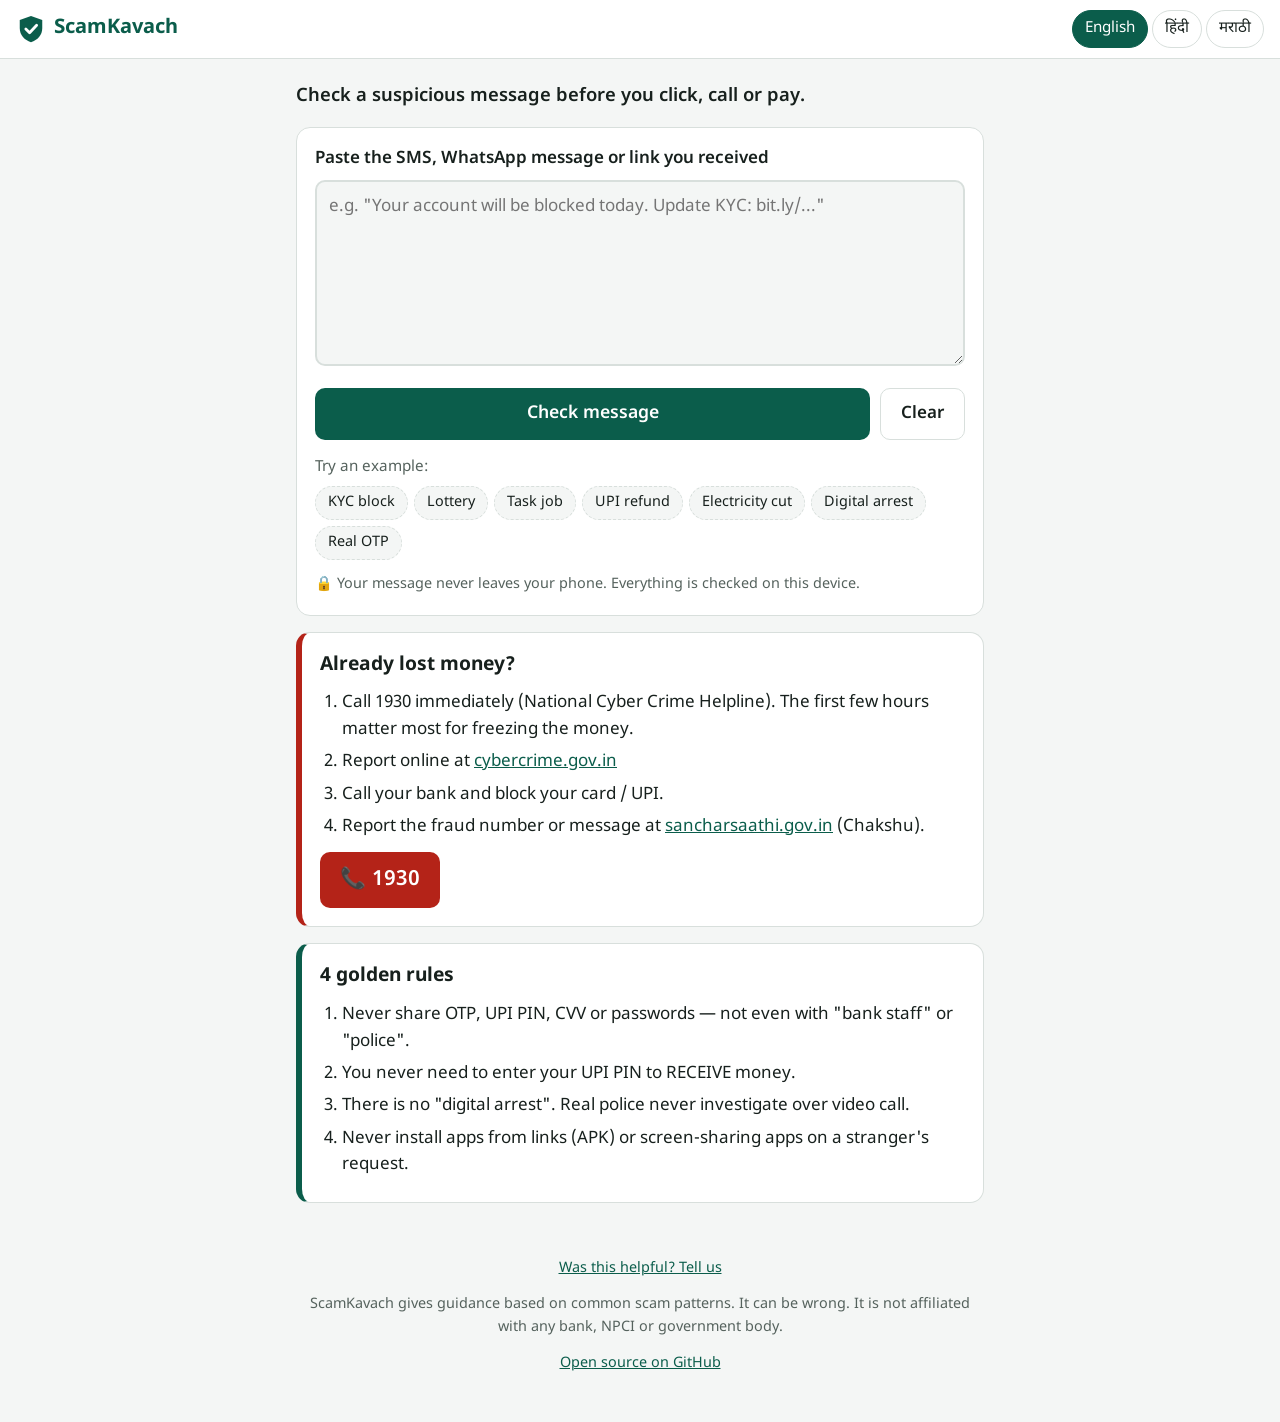
<file: index.html>
<!doctype html>
<html lang="en">
<head>
  <meta charset="utf-8">
  <meta name="viewport" content="width=device-width, initial-scale=1">
  <title>ScamKavach — Scam message checker</title>
  <meta name="description" content="Free scam checker for UPI, SMS and WhatsApp messages in English, Hindi and Marathi. Works on your phone, nothing is uploaded.">
  <meta name="theme-color" content="#0b5d4b">
  <meta property="og:title" content="ScamKavach — Is this message a scam?">
  <meta property="og:description" content="Check suspicious SMS, WhatsApp messages and links in English, हिंदी or मराठी before you click, call or pay.">
  <link rel="icon" href="icon.svg" type="image/svg+xml">
  <link rel="manifest" href="manifest.webmanifest">
  <link rel="stylesheet" href="css/style.css">
</head>
<body>
  <header class="top">
    <div class="brand">
      <svg class="logo" viewBox="0 0 64 64" aria-hidden="true">
        <path d="M32 4 8 13v17c0 15 10 26 24 30 14-4 24-15 24-30V13L32 4Z" fill="currentColor"/>
        <path d="m21 32 8 8 15-16" fill="none" stroke="var(--on-brand)" stroke-width="6" stroke-linecap="round" stroke-linejoin="round"/>
      </svg>
      <span>ScamKavach</span>
    </div>
    <div class="langs" role="group" aria-label="Language">
      <button type="button" data-lang="en">English</button>
      <button type="button" data-lang="hi">हिंदी</button>
      <button type="button" data-lang="mr">मराठी</button>
    </div>
  </header>

  <main>
    <p class="tagline" data-i18n="tagline"></p>

    <section class="card checker">
      <label for="msg" data-i18n="inputLabel"></label>
      <textarea id="msg" rows="6" data-i18n-placeholder="placeholder"></textarea>
      <div class="actions">
        <button type="button" id="check" class="primary" data-i18n="check"></button>
        <button type="button" id="clear" class="ghost" data-i18n="clear"></button>
      </div>
      <div class="examples">
        <span data-i18n="examples"></span>
        <div id="example-list" class="chips"></div>
      </div>
      <p class="privacy"><span aria-hidden="true">🔒</span> <span data-i18n="privacy"></span></p>
    </section>

    <section id="result" class="card result" hidden aria-live="polite">
      <div class="verdict">
        <span class="verdict-icon" aria-hidden="true"></span>
        <h2 id="verdict-title"></h2>
      </div>
      <p id="otp-notice" class="notice" hidden></p>
      <p id="low-note" class="muted" hidden></p>
      <div id="why-block">
        <h3 data-i18n="whyTitle"></h3>
        <ul id="why" class="reasons"></ul>
      </div>
      <h3 data-i18n="doTitle"></h3>
      <ul id="todo" class="todo"></ul>
      <div class="actions">
        <button type="button" id="speak" class="ghost"></button>
        <a id="share" class="whatsapp" target="_blank" rel="noopener" hidden></a>
      </div>
    </section>

    <section class="card lost">
      <h2 data-i18n="lostTitle"></h2>
      <ol id="lost-steps"></ol>
      <a class="call" href="tel:1930"><span aria-hidden="true">📞</span> 1930</a>
    </section>

    <section class="card rules">
      <h2 data-i18n="rulesTitle"></h2>
      <ol id="rules"></ol>
    </section>
  </main>

  <footer>
    <p><a id="feedback" target="_blank" rel="noopener" data-i18n="feedback" hidden></a></p>
    <p class="muted" data-i18n="disclaimer"></p>
    <p><a href="https://github.com/Blop77/ScamKavach" target="_blank" rel="noopener" data-i18n="source"></a></p>
  </footer>

  <script src="js/config.js"></script>
  <script src="js/engine.js"></script>
  <script src="js/i18n.js"></script>
  <script src="js/app.js"></script>
</body>
</html>
</file>
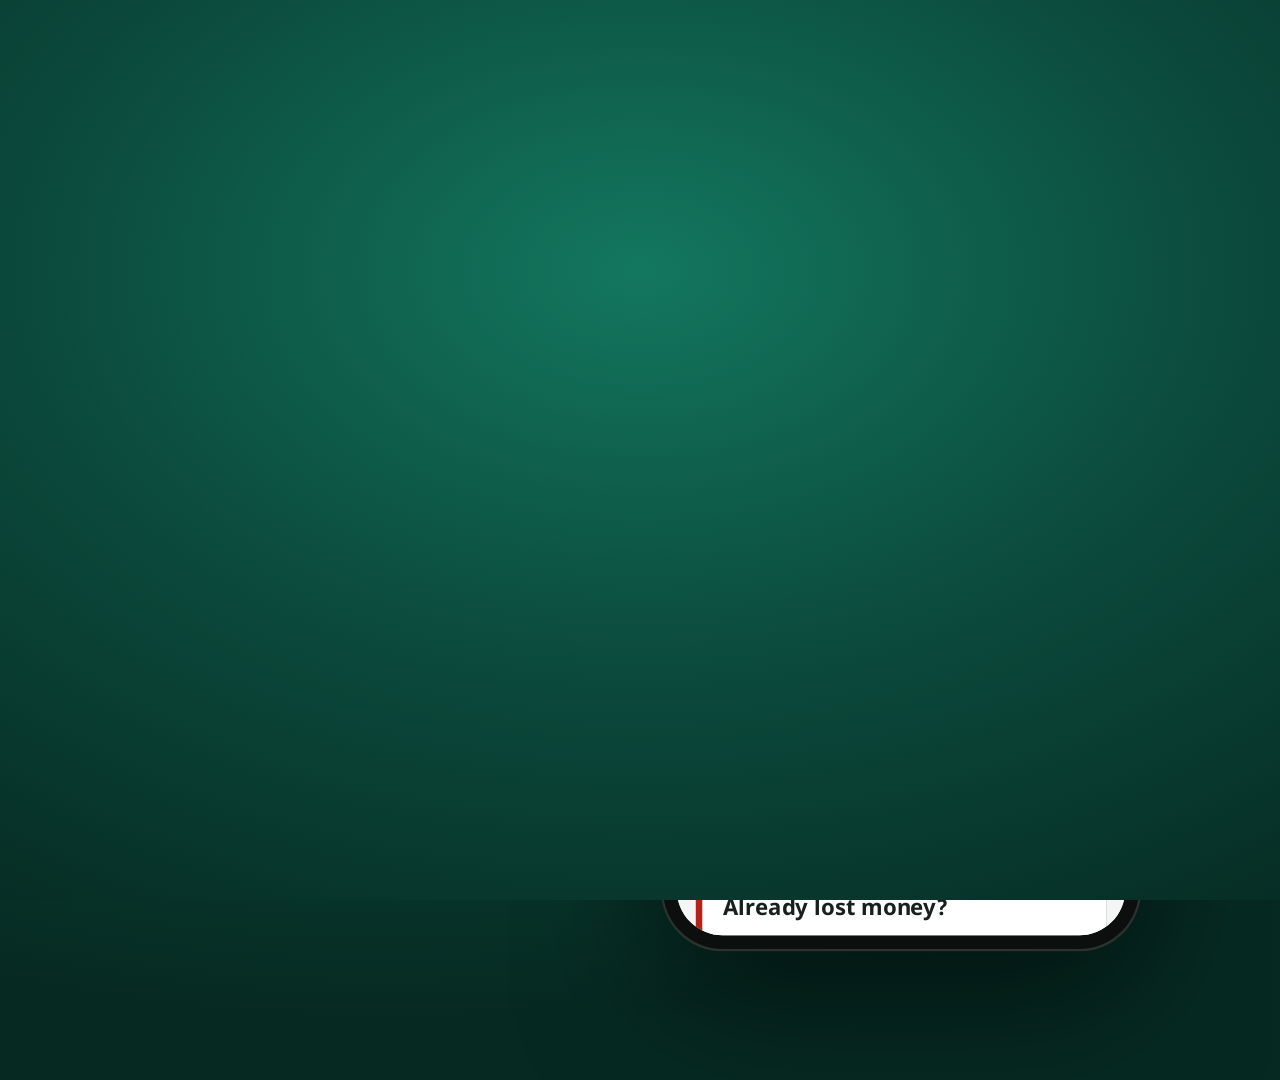
<file: demo/stage.html>
<!doctype html>
<html lang="en">
<head>
<meta charset="utf-8">
<title>ScamKavach demo stage</title>
<style>
  @font-face { font-family: 'Noto Sans Devanagari'; font-weight: 100 900; src: url(../fonts/noto-sans-devanagari-devanagari.woff2) format('woff2'); unicode-range: U+0900-097F, U+200C-200D, U+20B9, U+25CC; }
  @font-face { font-family: 'Noto Sans Devanagari'; font-weight: 100 900; src: url(../fonts/noto-sans-devanagari-latin.woff2) format('woff2'); unicode-range: U+0000-00FF, U+2000-206F, U+2212; }
  * { box-sizing: border-box; }
  html { background: #062a22; }
  html, body { margin: 0; width: 1920px; height: 1080px; overflow: hidden; }
  body {
    font-family: 'Noto Sans Devanagari', sans-serif;
    color: #fff;
    background: radial-gradient(1200px 800px at 20% 20%, #13775f 0%, #0b4a3c 45%, #062a22 100%) no-repeat;
  }
  .panel { position: absolute; left: 140px; top: 0; width: 980px; height: 1080px; display: flex; flex-direction: column; justify-content: center; }
  .step { font-size: 30px; font-weight: 700; letter-spacing: 0.08em; text-transform: uppercase; color: #8fe3c8; margin-bottom: 18px; }
  .title { font-size: 76px; font-weight: 800; line-height: 1.12; margin: 0 0 28px; }
  .body { font-size: 38px; line-height: 1.45; color: #d6efe7; margin: 0; }
  .fade { transition: opacity 0.45s ease, transform 0.45s ease; }
  .hide { opacity: 0; transform: translateY(16px); }
  .phone {
    position: absolute; right: 170px; top: 50%;
    width: 418px; height: 872px;
    transform: translateY(-50%) scale(1.15); transform-origin: center;
    border-radius: 54px; background: #0d0f0e; padding: 14px;
    box-shadow: 0 40px 120px rgba(0,0,0,0.55), 0 0 0 2px #2b332f inset;
  }
  .phone iframe { width: 390px; height: 844px; border: 0; border-radius: 40px; background: #fff; }
  .overlay {
    position: absolute; inset: 0; display: flex; flex-direction: column; align-items: center; justify-content: center;
    text-align: center; padding: 0 160px;
    background: radial-gradient(1200px 800px at 50% 30%, #13775f 0%, #0b4a3c 50%, #062a22 100%);
    z-index: 5;
  }
  .overlay h1 { font-size: 120px; margin: 24px 0 10px; font-weight: 800; }
  .overlay .sub { font-size: 46px; color: #d6efe7; margin: 0 0 40px; }
  .overlay .tag { font-size: 32px; color: #8fe3c8; font-weight: 700; letter-spacing: 0.06em; }
  .logo { width: 150px; height: 150px; color: #fff; }
  .stats { display: flex; gap: 40px; margin-top: 30px; }
  .stat { width: 470px; background: rgba(255,255,255,0.08); border: 1px solid rgba(255,255,255,0.18); border-radius: 28px; padding: 40px 30px; }
  .stat b { display: block; font-size: 84px; color: #ffd27a; line-height: 1.1; }
  .stat span { display: block; font-size: 32px; color: #e5f5ef; margin-top: 14px; line-height: 1.35; }
  .stat small { display: block; font-size: 22px; color: #9cc9b9; margin-top: 16px; }
  .links { font-size: 48px; line-height: 1.7; }
  .links b { color: #ffd27a; }
</style>
</head>
<body>
  <div class="panel">
    <div id="step" class="step fade"></div>
    <h2 id="title" class="title fade"></h2>
    <p id="body" class="body fade"></p>
  </div>
  <div class="phone"><iframe id="app" src="../index.html"></iframe></div>

  <div id="overlay" class="overlay fade">
    <div id="overlay-content"></div>
  </div>

  <script>
    var LOGO = '<svg class="logo" viewBox="0 0 64 64"><path d="M32 4 8 13v17c0 15 10 26 24 30 14-4 24-15 24-30V13L32 4Z" fill="currentColor"/><path d="m21 32 8 8 15-16" fill="none" stroke="#0b5d4b" stroke-width="6" stroke-linecap="round" stroke-linejoin="round"/></svg>';
    var SCENES = {
      title: LOGO + '<h1>ScamKavach</h1><p class="sub">Check a suspicious message before you click, call or pay.</p><div class="tag">CODE FOR A BILLION · FINANCIAL INCLUSION TRACK</div>',
      problem: '<div class="tag">THE PROBLEM</div><div class="stats">' +
        '<div class="stat"><b>₹22,845 cr</b><span>lost by Indians to cyber fraud in 2024 — up 206% in a year</span><small>MHA, Lok Sabha, July 2025</small></div>' +
        '<div class="stat"><b>36 lakh+</b><span>financial fraud complaints filed in 2024</span><small>MHA, Lok Sabha, July 2025</small></div>' +
        '<div class="stat"><b>51%</b><span>of UPI fraud victims never even report it</span><small>LocalCircles survey</small></div>' +
        '</div>',
      outro: LOGO + '<h1>ScamKavach</h1><div class="links">Try it free: <b>blop77.github.io/ScamKavach</b><br>Open source: <b>github.com/Blop77/ScamKavach</b><br>Lost money to fraud? Call <b>1930</b></div>'
    };
    window.showOverlay = function (name) {
      document.getElementById('overlay-content').innerHTML = SCENES[name];
      document.getElementById('overlay').classList.remove('hide');
    };
    window.hideOverlay = function () { document.getElementById('overlay').classList.add('hide'); };
    window.caption = function (step, title, body) {
      var els = ['step', 'title', 'body'].map(function (id) { return document.getElementById(id); });
      els.forEach(function (e) { e.classList.add('hide'); });
      setTimeout(function () {
        els[0].textContent = step; els[1].textContent = title; els[2].textContent = body;
        els.forEach(function (e) { e.classList.remove('hide'); });
      }, 450);
    };
  </script>
</body>
</html>
</file>
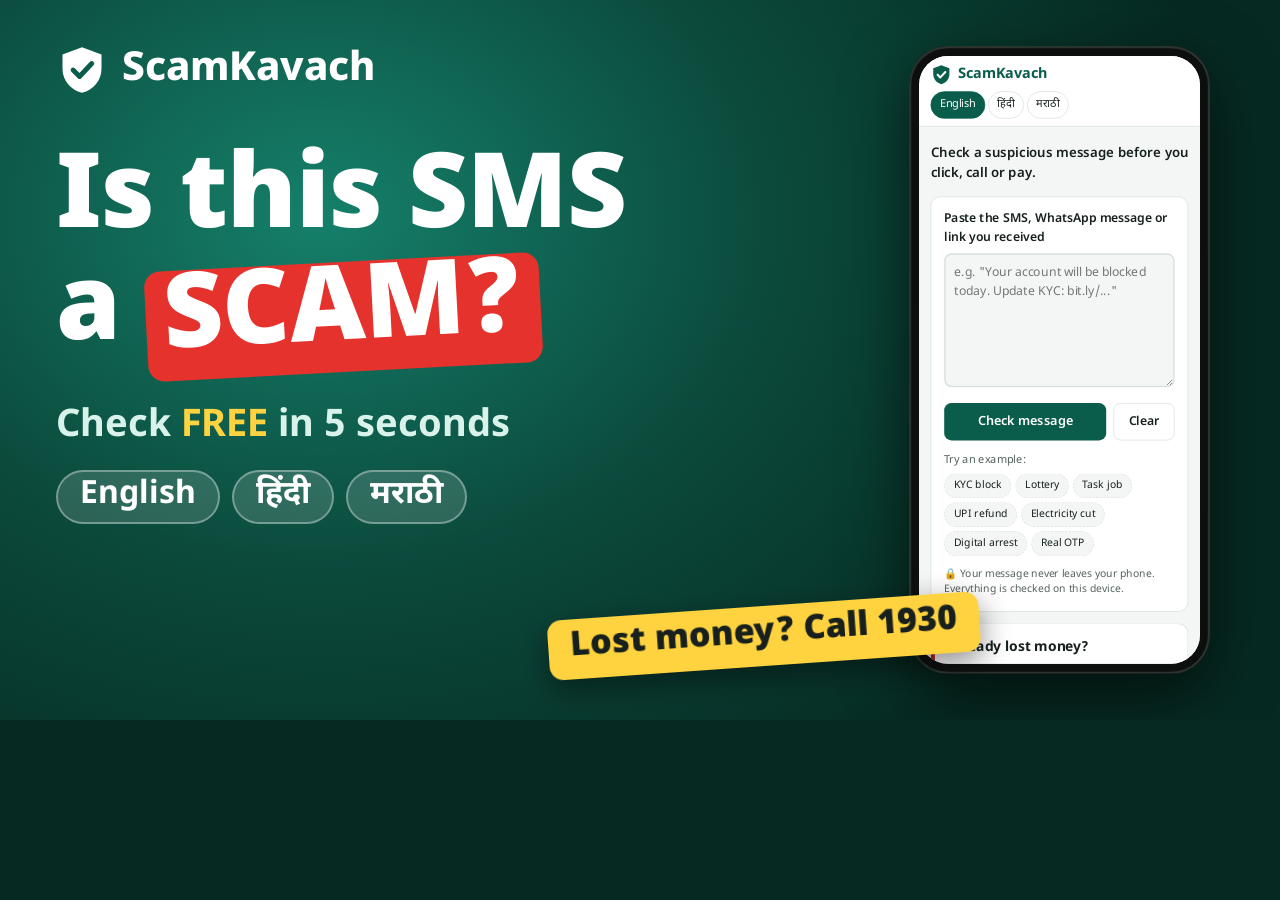
<file: demo/thumbnail.html>
<!doctype html>
<html lang="en">
<head>
<meta charset="utf-8">
<title>ScamKavach thumbnail</title>
<!-- Rendered to thumbnail.jpg (1280x720) by make_thumbnail.js. -->
<style>
  @font-face { font-family: 'Noto Sans Devanagari'; font-weight: 100 900; src: url(../fonts/noto-sans-devanagari-devanagari.woff2) format('woff2'); unicode-range: U+0900-097F, U+200C-200D, U+20B9, U+25CC; }
  @font-face { font-family: 'Noto Sans Devanagari'; font-weight: 100 900; src: url(../fonts/noto-sans-devanagari-latin.woff2) format('woff2'); unicode-range: U+0000-00FF, U+2000-206F, U+2212; }
  * { box-sizing: border-box; }
  html { background: #062a22; }
  html, body { margin: 0; width: 1280px; height: 720px; overflow: hidden; }
  body {
    font-family: 'Noto Sans Devanagari', sans-serif;
    color: #fff;
    background: radial-gradient(900px 700px at 25% 30%, #15806a 0%, #0b4a3c 50%, #062a22 100%) no-repeat;
    position: relative;
  }
  .brand { position: absolute; left: 56px; top: 44px; display: flex; align-items: center; gap: 14px; font-size: 40px; font-weight: 800; }
  .brand svg { width: 52px; height: 52px; }
  .headline { position: absolute; left: 56px; top: 150px; width: 700px; }
  .headline h1 { margin: 0; font-size: 104px; line-height: 1.0; font-weight: 900; letter-spacing: -1px; }
  .headline h1 .hl { color: #ffd23f; }
  .scam { display: inline-block; background: #e5322d; color: #fff; padding: 0 18px 6px; border-radius: 16px; transform: rotate(-3deg); margin-top: 8px; }
  .sub { margin-top: 30px; font-size: 38px; font-weight: 700; color: #d9f3ea; }
  .langs { margin-top: 18px; display: flex; gap: 12px; }
  .langs span { font-size: 32px; font-weight: 700; background: rgba(255,255,255,0.14); border: 2px solid rgba(255,255,255,0.35); border-radius: 999px; padding: 2px 22px 6px; }
  .phone {
    position: absolute; right: 70px; top: 46px;
    width: 418px; height: 872px; transform: scale(0.72); transform-origin: top right;
    border-radius: 54px; background: #0d0f0e; padding: 14px;
    box-shadow: 0 30px 90px rgba(0,0,0,0.6), 0 0 0 3px #2b332f inset;
  }
  .phone iframe { width: 390px; height: 844px; border: 0; border-radius: 40px; background: #fff; }
  .badge {
    position: absolute; right: 300px; bottom: 54px;
    background: #ffd23f; color: #17201d; font-size: 34px; font-weight: 900;
    padding: 6px 22px 10px; border-radius: 14px; transform: rotate(-4deg);
    box-shadow: 0 10px 30px rgba(0,0,0,0.45);
  }
</style>
</head>
<body>
  <div class="brand">
    <svg viewBox="0 0 64 64"><path d="M32 4 8 13v17c0 15 10 26 24 30 14-4 24-15 24-30V13L32 4Z" fill="#fff"/><path d="m21 32 8 8 15-16" fill="none" stroke="#0b5d4b" stroke-width="6" stroke-linecap="round" stroke-linejoin="round"/></svg>
    ScamKavach
  </div>
  <div class="headline">
    <h1>Is this SMS<br>a <span class="scam">SCAM?</span></h1>
    <div class="sub">Check <span style="color:#ffd23f">FREE</span> in 5 seconds</div>
    <div class="langs"><span>English</span><span>हिंदी</span><span>मराठी</span></div>
  </div>
  <div class="phone"><iframe id="app" src="../index.html"></iframe></div>
  <div class="badge">Lost money? Call 1930</div>
</body>
</html>
</file>
<file: css/style.css>
@font-face {
  font-family: 'Noto Sans Devanagari';
  font-style: normal;
  font-weight: 100 900;
  font-display: swap;
  src: url(../fonts/noto-sans-devanagari-devanagari.woff2) format('woff2');
  unicode-range: U+0900-097F, U+1CD0-1CF9, U+200C-200D, U+20A8, U+20B9, U+20F0, U+25CC, U+A830-A839, U+A8E0-A8FF, U+11B00-11B09;
}
@font-face {
  font-family: 'Noto Sans Devanagari';
  font-style: normal;
  font-weight: 100 900;
  font-display: swap;
  src: url(../fonts/noto-sans-devanagari-latin.woff2) format('woff2');
  unicode-range: U+0000-00FF, U+0131, U+0152-0153, U+02BB-02BC, U+02C6, U+02DA, U+02DC, U+0304, U+0308, U+0329, U+2000-206F, U+20AC, U+2122, U+2191, U+2193, U+2212, U+2215, U+FEFF, U+FFFD;
}

:root {
  --brand: #0b5d4b;
  --on-brand: #ffffff;
  --bg: #f4f6f5;
  --surface: #ffffff;
  --text: #17201d;
  --muted: #55625d;
  --border: #d8dfdc;
  --scam: #b42318;
  --scam-bg: #fdecea;
  --warn: #9a5b00;
  --warn-bg: #fff4dc;
  --ok: #1d6b3a;
  --ok-bg: #e6f4ea;
  --whatsapp: #128c4a;
  --radius: 14px;
  color-scheme: light;
}

@media (prefers-color-scheme: dark) {
  :root {
    --brand: #3fbf9b;
    --on-brand: #06231c;
    --bg: #0f1513;
    --surface: #18211e;
    --text: #e8eeeb;
    --muted: #a3b1ab;
    --border: #2c3833;
    --scam: #ff8a80;
    --scam-bg: #3a1714;
    --warn: #ffc56b;
    --warn-bg: #352712;
    --ok: #7fd69a;
    --ok-bg: #12301d;
    --whatsapp: #25d366;
    color-scheme: dark;
  }
}

* { box-sizing: border-box; }
[hidden] { display: none !important; }

body {
  margin: 0;
  background: var(--bg);
  color: var(--text);
  font-family: 'Noto Sans Devanagari', system-ui, -apple-system, 'Segoe UI', Roboto, sans-serif;
  font-size: 17px;
  line-height: 1.55;
}

.top {
  display: flex;
  flex-wrap: wrap;
  gap: 8px 16px;
  align-items: center;
  justify-content: space-between;
  padding: 10px 16px;
  background: var(--surface);
  border-bottom: 1px solid var(--border);
}

.brand { display: flex; align-items: center; gap: 8px; font-weight: 700; font-size: 1.25rem; color: var(--brand); }
.logo { width: 30px; height: 30px; }

.langs { display: flex; gap: 4px; }
.langs button {
  font: inherit;
  font-size: 0.95rem;
  padding: 6px 12px;
  border: 1px solid var(--border);
  border-radius: 999px;
  background: transparent;
  color: var(--text);
  cursor: pointer;
}
.langs button[aria-pressed="true"] { background: var(--brand); border-color: var(--brand); color: var(--on-brand); }

main { max-width: 720px; margin: 0 auto; padding: 8px 16px 24px; }

.tagline { font-size: 1.15rem; font-weight: 600; margin: 16px 0; }

.card {
  background: var(--surface);
  border: 1px solid var(--border);
  border-radius: var(--radius);
  padding: 18px;
  margin-bottom: 16px;
}

h2 { font-size: 1.2rem; margin: 0 0 10px; }
h3 { font-size: 1rem; margin: 16px 0 6px; }

label { display: block; font-weight: 600; margin-bottom: 8px; }

textarea {
  width: 100%;
  font: inherit;
  padding: 12px;
  border: 2px solid var(--border);
  border-radius: 10px;
  background: var(--bg);
  color: var(--text);
  resize: vertical;
}
textarea:focus { outline: none; border-color: var(--brand); }

.actions { display: flex; flex-wrap: wrap; gap: 10px; margin-top: 12px; }

button.primary, button.ghost, .whatsapp, .call {
  font: inherit;
  font-weight: 600;
  padding: 12px 20px;
  border-radius: 10px;
  cursor: pointer;
  text-decoration: none;
  display: inline-flex;
  align-items: center;
  gap: 6px;
}
button.primary { background: var(--brand); color: var(--on-brand); border: none; flex: 1 1 200px; justify-content: center; font-size: 1.1rem; }
button.ghost { background: transparent; color: var(--text); border: 1px solid var(--border); }
.whatsapp { background: var(--whatsapp); color: #fff; border: none; }
.call { background: var(--scam); color: #fff; font-size: 1.3rem; margin-top: 6px; }

.examples { margin-top: 16px; font-size: 0.95rem; color: var(--muted); }
.chips { display: flex; flex-wrap: wrap; gap: 6px; margin-top: 6px; }
.chips button {
  font: inherit;
  font-size: 0.9rem;
  padding: 5px 12px;
  border-radius: 999px;
  border: 1px dashed var(--border);
  background: var(--bg);
  color: var(--text);
  cursor: pointer;
}

.privacy { font-size: 0.9rem; color: var(--muted); margin: 14px 0 0; }
.muted { color: var(--muted); }

.result { border-width: 2px; }
.result.scam { border-color: var(--scam); background: var(--scam-bg); }
.result.suspicious { border-color: var(--warn); background: var(--warn-bg); }
.result.low { border-color: var(--ok); background: var(--ok-bg); }

.verdict { display: flex; align-items: center; gap: 10px; }
.verdict h2 { margin: 0; font-size: 1.4rem; }
.verdict-icon { font-size: 2rem; line-height: 1; }
.result.scam .verdict h2 { color: var(--scam); }
.result.suspicious .verdict h2 { color: var(--warn); }
.result.low .verdict h2 { color: var(--ok); }

.notice { background: var(--surface); border-radius: 10px; padding: 10px 12px; margin: 12px 0 0; }

ul.reasons, ul.todo { padding-left: 20px; margin: 0; }
ul.reasons li, ul.todo li { margin-bottom: 8px; }
.found { display: block; font-size: 0.85rem; color: var(--muted); word-break: break-word; }

.lost { border-left: 6px solid var(--scam); }
.rules { border-left: 6px solid var(--brand); }
ol { padding-left: 22px; margin: 0; }
ol li { margin-bottom: 6px; }
a { color: var(--brand); }

footer { max-width: 720px; margin: 0 auto; padding: 0 16px 32px; font-size: 0.9rem; text-align: center; }
</file>
